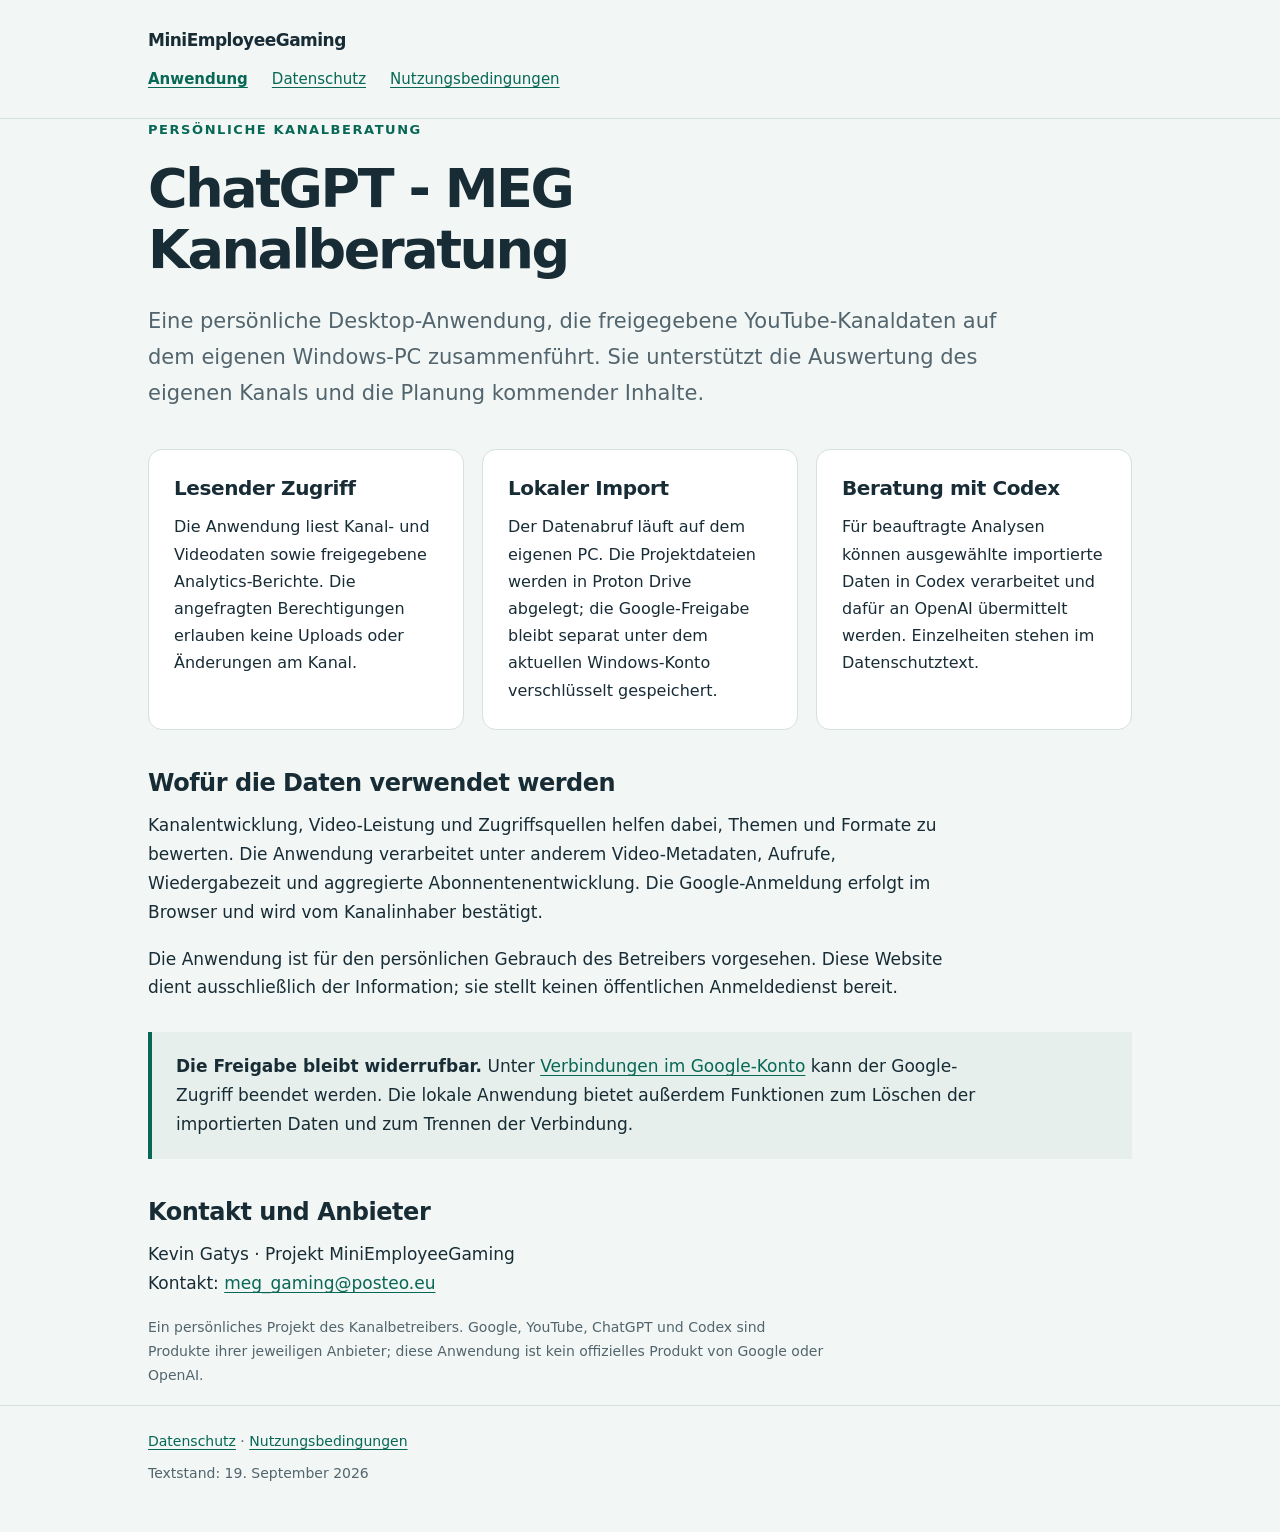
<file: index.html>
<!doctype html>
<html lang="de">
<head>
  <meta charset="utf-8">
  <meta name="viewport" content="width=device-width,initial-scale=1">
  <meta name="robots" content="noindex">
  <title>ChatGPT - MEG Kanalberatung · Informationen zur Anwendung</title>
  <meta name="description" content="Persönliche YouTube-Kanalberatung mit einem lokalen, lesenden Datenimport. Informationen zur Anwendung, Datenschutz und Nutzung.">
  <link rel="stylesheet" href="style.css">
</head>
<body>
  <header><div class="wrap">
    <a class="brand" href="index.html">MiniEmployeeGaming</a>
    <nav aria-label="Hauptnavigation"><a href="index.html" aria-current="page">Anwendung</a><a href="datenschutz.html">Datenschutz</a><a href="nutzung.html">Nutzungsbedingungen</a></nav>
  </div></header>
  <main class="wrap">
    <p class="eyebrow">Persönliche Kanalberatung</p>
    <h1>ChatGPT - MEG Kanalberatung</h1>
    <p class="intro">Eine persönliche Desktop-Anwendung, die freigegebene YouTube-Kanaldaten auf dem eigenen Windows-PC zusammenführt. Sie unterstützt die Auswertung des eigenen Kanals und die Planung kommender Inhalte.</p>
    <div class="grid">
      <section class="card"><h2>Lesender Zugriff</h2><p>Die Anwendung liest Kanal- und Videodaten sowie freigegebene Analytics-Berichte. Die angefragten Berechtigungen erlauben keine Uploads oder Änderungen am Kanal.</p></section>
      <section class="card"><h2>Lokaler Import</h2><p>Der Datenabruf läuft auf dem eigenen PC. Die Projektdateien werden in Proton Drive abgelegt; die Google-Freigabe bleibt separat unter dem aktuellen Windows-Konto verschlüsselt gespeichert.</p></section>
      <section class="card"><h2>Beratung mit Codex</h2><p>Für beauftragte Analysen können ausgewählte importierte Daten in Codex verarbeitet und dafür an OpenAI übermittelt werden. Einzelheiten stehen im Datenschutztext.</p></section>
    </div>
    <h2>Wofür die Daten verwendet werden</h2>
    <p>Kanalentwicklung, Video-Leistung und Zugriffsquellen helfen dabei, Themen und Formate zu bewerten. Die Anwendung verarbeitet unter anderem Video-Metadaten, Aufrufe, Wiedergabezeit und aggregierte Abonnentenentwicklung. Die Google-Anmeldung erfolgt im Browser und wird vom Kanalinhaber bestätigt.</p>
    <p>Die Anwendung ist für den persönlichen Gebrauch des Betreibers vorgesehen. Diese Website dient ausschließlich der Information; sie stellt keinen öffentlichen Anmeldedienst bereit.</p>
    <div class="callout"><p><strong>Die Freigabe bleibt widerrufbar.</strong> Unter <a href="https://myaccount.google.com/connections">Verbindungen im Google-Konto</a> kann der Google-Zugriff beendet werden. Die lokale Anwendung bietet außerdem Funktionen zum Löschen der importierten Daten und zum Trennen der Verbindung.</p></div>
    <h2>Kontakt und Anbieter</h2>
    <p>Kevin Gatys · Projekt MiniEmployeeGaming<br>Kontakt: <a href="mailto:meg_gaming@posteo.eu">meg_gaming@posteo.eu</a></p>
    <p class="meta">Ein persönliches Projekt des Kanalbetreibers. Google, YouTube, ChatGPT und Codex sind Produkte ihrer jeweiligen Anbieter; diese Anwendung ist kein offizielles Produkt von Google oder OpenAI.</p>
  </main>
  <footer><div class="wrap"><p><a href="datenschutz.html">Datenschutz</a> · <a href="nutzung.html">Nutzungsbedingungen</a></p><p>Textstand: 19. September 2026</p></div></footer>
</body>
</html>
</file>
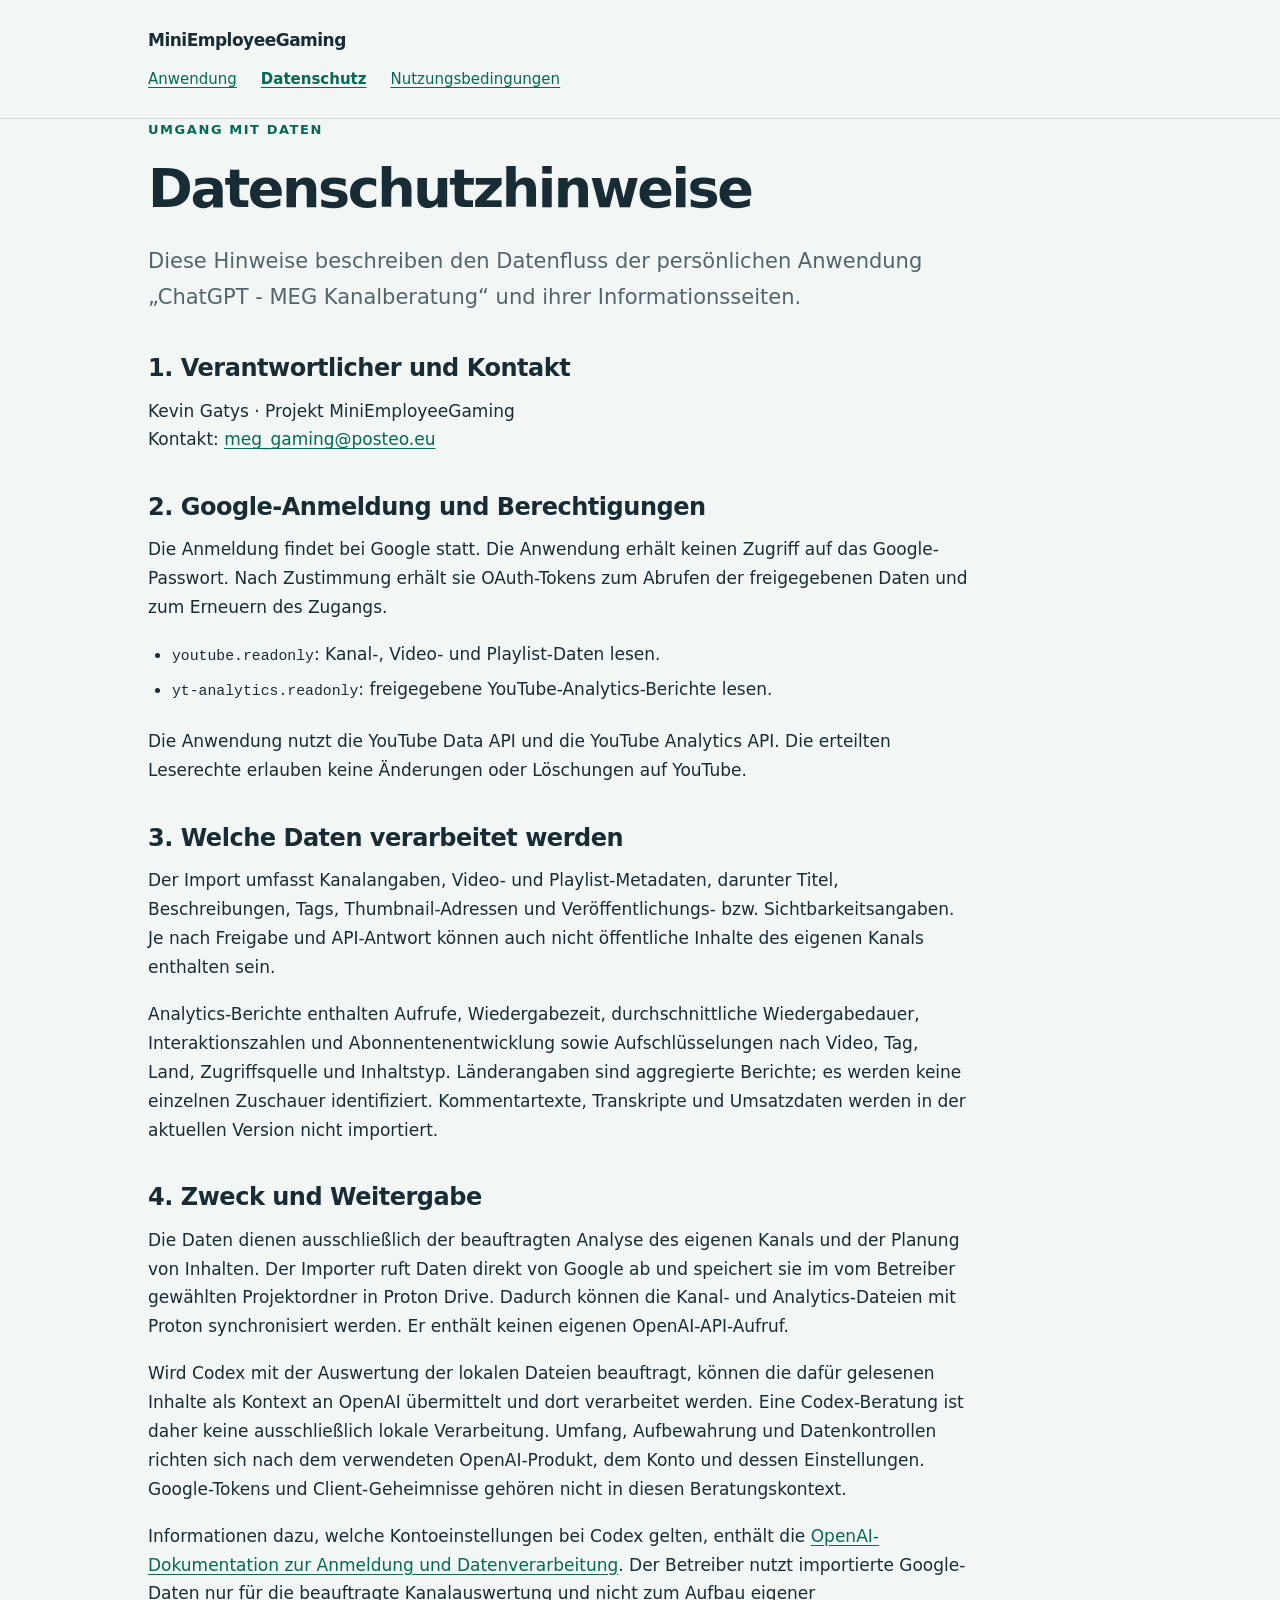
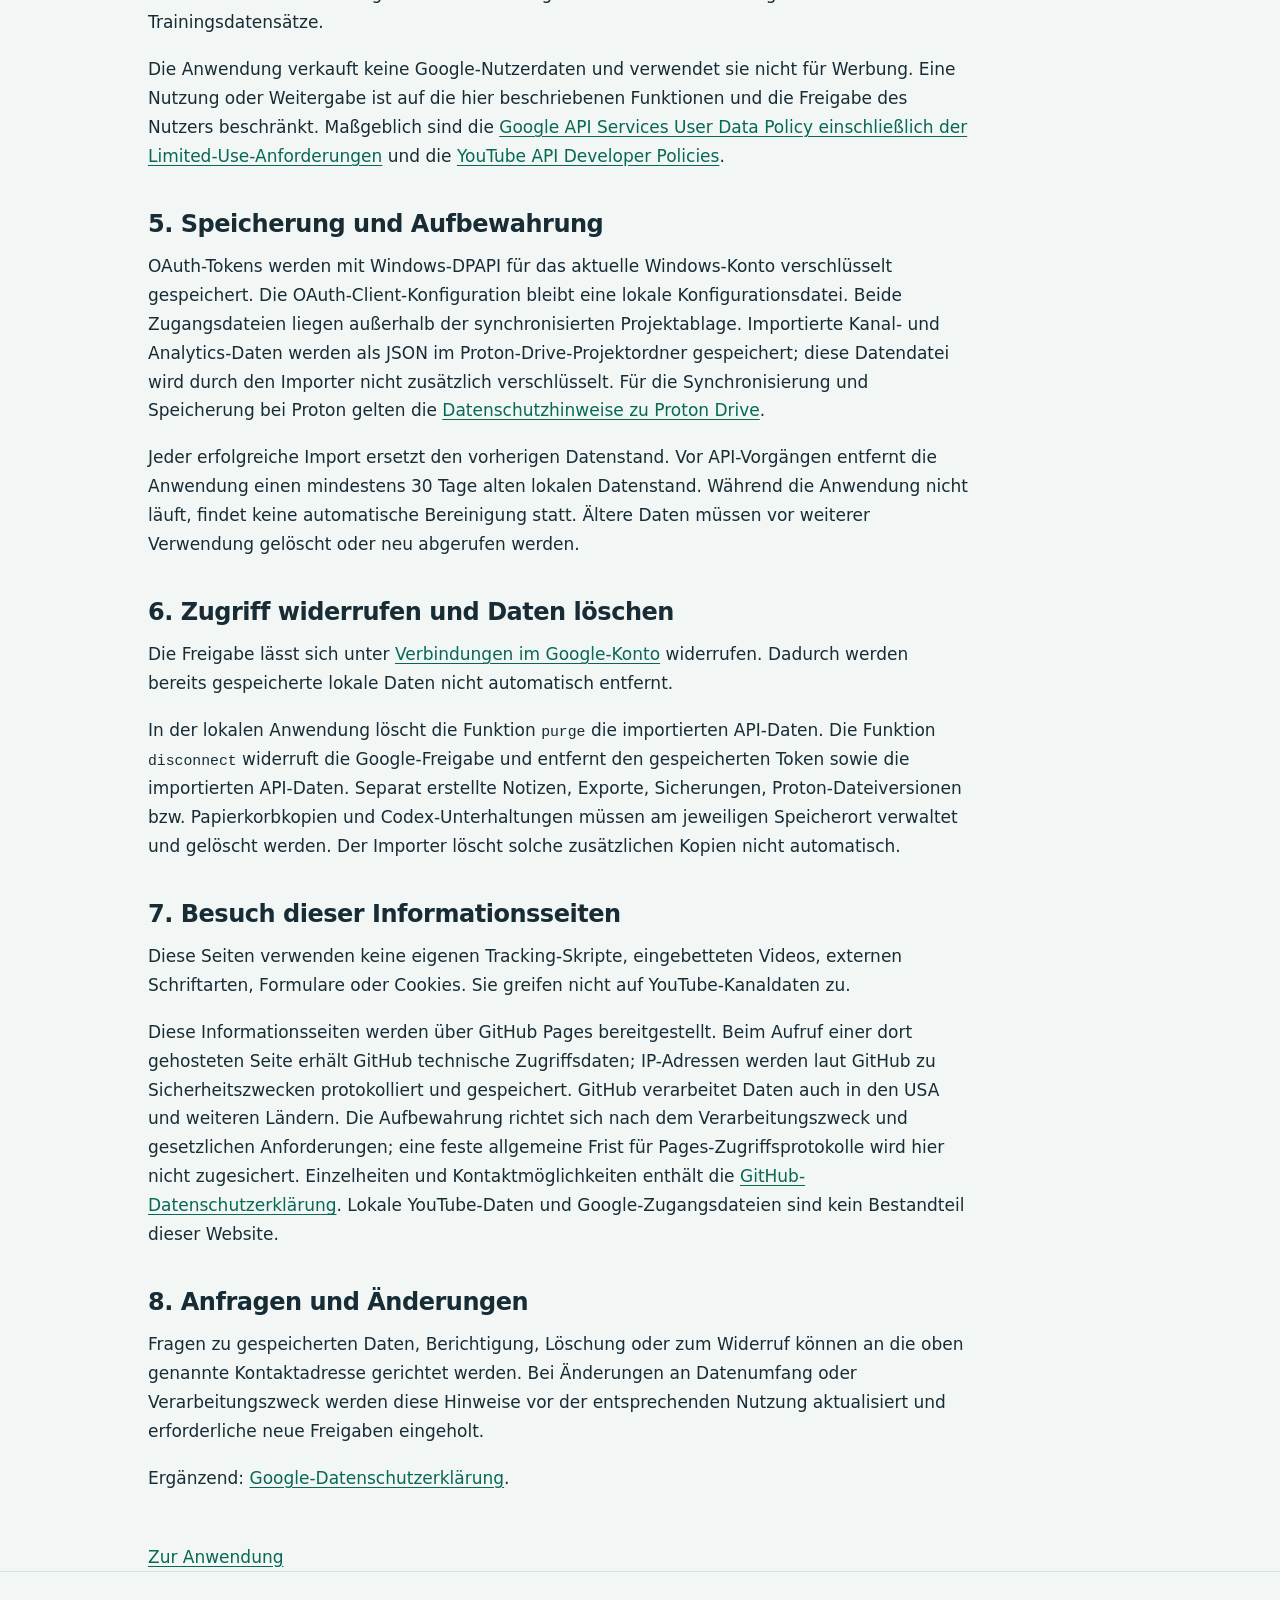
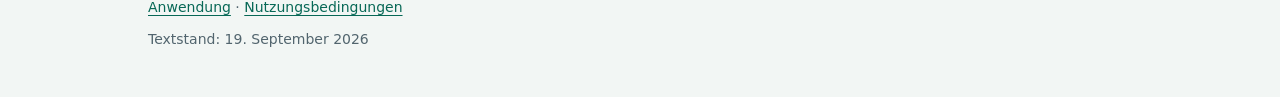
<file: datenschutz.html>
<!doctype html>
<html lang="de">
<head>
  <meta charset="utf-8"><meta name="viewport" content="width=device-width,initial-scale=1"><meta name="robots" content="noindex">
  <title>Datenschutz · ChatGPT - MEG Kanalberatung</title><link rel="stylesheet" href="style.css">
</head>
<body>
  <header><div class="wrap"><a class="brand" href="index.html">MiniEmployeeGaming</a><nav aria-label="Hauptnavigation"><a href="index.html">Anwendung</a><a href="datenschutz.html" aria-current="page">Datenschutz</a><a href="nutzung.html">Nutzungsbedingungen</a></nav></div></header>
  <main class="wrap">
    <p class="eyebrow">Umgang mit Daten</p><h1>Datenschutzhinweise</h1>
    <p class="intro">Diese Hinweise beschreiben den Datenfluss der persönlichen Anwendung „ChatGPT - MEG Kanalberatung“ und ihrer Informationsseiten.</p>
    <h2>1. Verantwortlicher und Kontakt</h2>
    <p>Kevin Gatys · Projekt MiniEmployeeGaming<br>Kontakt: <a href="mailto:meg_gaming@posteo.eu">meg_gaming@posteo.eu</a></p>
    <h2>2. Google-Anmeldung und Berechtigungen</h2>
    <p>Die Anmeldung findet bei Google statt. Die Anwendung erhält keinen Zugriff auf das Google-Passwort. Nach Zustimmung erhält sie OAuth-Tokens zum Abrufen der freigegebenen Daten und zum Erneuern des Zugangs.</p>
    <ul><li><code>youtube.readonly</code>: Kanal-, Video- und Playlist-Daten lesen.</li><li><code>yt-analytics.readonly</code>: freigegebene YouTube-Analytics-Berichte lesen.</li></ul>
    <p>Die Anwendung nutzt die YouTube Data API und die YouTube Analytics API. Die erteilten Leserechte erlauben keine Änderungen oder Löschungen auf YouTube.</p>
    <h2>3. Welche Daten verarbeitet werden</h2>
    <p>Der Import umfasst Kanalangaben, Video- und Playlist-Metadaten, darunter Titel, Beschreibungen, Tags, Thumbnail-Adressen und Veröffentlichungs- bzw. Sichtbarkeitsangaben. Je nach Freigabe und API-Antwort können auch nicht öffentliche Inhalte des eigenen Kanals enthalten sein.</p>
    <p>Analytics-Berichte enthalten Aufrufe, Wiedergabezeit, durchschnittliche Wiedergabedauer, Interaktionszahlen und Abonnentenentwicklung sowie Aufschlüsselungen nach Video, Tag, Land, Zugriffsquelle und Inhaltstyp. Länderangaben sind aggregierte Berichte; es werden keine einzelnen Zuschauer identifiziert. Kommentartexte, Transkripte und Umsatzdaten werden in der aktuellen Version nicht importiert.</p>
    <h2>4. Zweck und Weitergabe</h2>
    <p>Die Daten dienen ausschließlich der beauftragten Analyse des eigenen Kanals und der Planung von Inhalten. Der Importer ruft Daten direkt von Google ab und speichert sie im vom Betreiber gewählten Projektordner in Proton Drive. Dadurch können die Kanal- und Analytics-Dateien mit Proton synchronisiert werden. Er enthält keinen eigenen OpenAI-API-Aufruf.</p>
    <p>Wird Codex mit der Auswertung der lokalen Dateien beauftragt, können die dafür gelesenen Inhalte als Kontext an OpenAI übermittelt und dort verarbeitet werden. Eine Codex-Beratung ist daher keine ausschließlich lokale Verarbeitung. Umfang, Aufbewahrung und Datenkontrollen richten sich nach dem verwendeten OpenAI-Produkt, dem Konto und dessen Einstellungen. Google-Tokens und Client-Geheimnisse gehören nicht in diesen Beratungskontext.</p>
    <p>Informationen dazu, welche Kontoeinstellungen bei Codex gelten, enthält die <a href="https://learn.chatgpt.com/docs/auth">OpenAI-Dokumentation zur Anmeldung und Datenverarbeitung</a>. Der Betreiber nutzt importierte Google-Daten nur für die beauftragte Kanalauswertung und nicht zum Aufbau eigener Trainingsdatensätze.</p>
    <p>Die Anwendung verkauft keine Google-Nutzerdaten und verwendet sie nicht für Werbung. Eine Nutzung oder Weitergabe ist auf die hier beschriebenen Funktionen und die Freigabe des Nutzers beschränkt. Maßgeblich sind die <a href="https://developers.google.com/terms/api-services-user-data-policy">Google API Services User Data Policy einschließlich der Limited-Use-Anforderungen</a> und die <a href="https://developers.google.com/youtube/terms/developer-policies">YouTube API Developer Policies</a>.</p>
    <h2>5. Speicherung und Aufbewahrung</h2>
    <p>OAuth-Tokens werden mit Windows-DPAPI für das aktuelle Windows-Konto verschlüsselt gespeichert. Die OAuth-Client-Konfiguration bleibt eine lokale Konfigurationsdatei. Beide Zugangsdateien liegen außerhalb der synchronisierten Projektablage. Importierte Kanal- und Analytics-Daten werden als JSON im Proton-Drive-Projektordner gespeichert; diese Datendatei wird durch den Importer nicht zusätzlich verschlüsselt. Für die Synchronisierung und Speicherung bei Proton gelten die <a href="https://proton.me/drive/privacy-policy">Datenschutzhinweise zu Proton Drive</a>.</p>
    <p>Jeder erfolgreiche Import ersetzt den vorherigen Datenstand. Vor API-Vorgängen entfernt die Anwendung einen mindestens 30 Tage alten lokalen Datenstand. Während die Anwendung nicht läuft, findet keine automatische Bereinigung statt. Ältere Daten müssen vor weiterer Verwendung gelöscht oder neu abgerufen werden.</p>
    <h2>6. Zugriff widerrufen und Daten löschen</h2>
    <p>Die Freigabe lässt sich unter <a href="https://myaccount.google.com/connections">Verbindungen im Google-Konto</a> widerrufen. Dadurch werden bereits gespeicherte lokale Daten nicht automatisch entfernt.</p>
    <p>In der lokalen Anwendung löscht die Funktion <code>purge</code> die importierten API-Daten. Die Funktion <code>disconnect</code> widerruft die Google-Freigabe und entfernt den gespeicherten Token sowie die importierten API-Daten. Separat erstellte Notizen, Exporte, Sicherungen, Proton-Dateiversionen bzw. Papierkorbkopien und Codex-Unterhaltungen müssen am jeweiligen Speicherort verwaltet und gelöscht werden. Der Importer löscht solche zusätzlichen Kopien nicht automatisch.</p>
    <h2>7. Besuch dieser Informationsseiten</h2>
    <p>Diese Seiten verwenden keine eigenen Tracking-Skripte, eingebetteten Videos, externen Schriftarten, Formulare oder Cookies. Sie greifen nicht auf YouTube-Kanaldaten zu.</p>
    <p>Diese Informationsseiten werden über GitHub Pages bereitgestellt. Beim Aufruf einer dort gehosteten Seite erhält GitHub technische Zugriffsdaten; IP-Adressen werden laut GitHub zu Sicherheitszwecken protokolliert und gespeichert. GitHub verarbeitet Daten auch in den USA und weiteren Ländern. Die Aufbewahrung richtet sich nach dem Verarbeitungszweck und gesetzlichen Anforderungen; eine feste allgemeine Frist für Pages-Zugriffsprotokolle wird hier nicht zugesichert. Einzelheiten und Kontaktmöglichkeiten enthält die <a href="https://docs.github.com/en/site-policy/privacy-policies/github-general-privacy-statement">GitHub-Datenschutzerklärung</a>. Lokale YouTube-Daten und Google-Zugangsdateien sind kein Bestandteil dieser Website.</p>
    <h2>8. Anfragen und Änderungen</h2>
    <p>Fragen zu gespeicherten Daten, Berichtigung, Löschung oder zum Widerruf können an die oben genannte Kontaktadresse gerichtet werden. Bei Änderungen an Datenumfang oder Verarbeitungszweck werden diese Hinweise vor der entsprechenden Nutzung aktualisiert und erforderliche neue Freigaben eingeholt.</p>
    <p>Ergänzend: <a href="https://policies.google.com/privacy">Google-Datenschutzerklärung</a>.</p>
    <a class="back" href="index.html">Zur Anwendung</a>
  </main>
  <footer><div class="wrap"><p><a href="index.html">Anwendung</a> · <a href="nutzung.html">Nutzungsbedingungen</a></p><p>Textstand: 19. September 2026</p></div></footer>
</body>
</html>
</file>
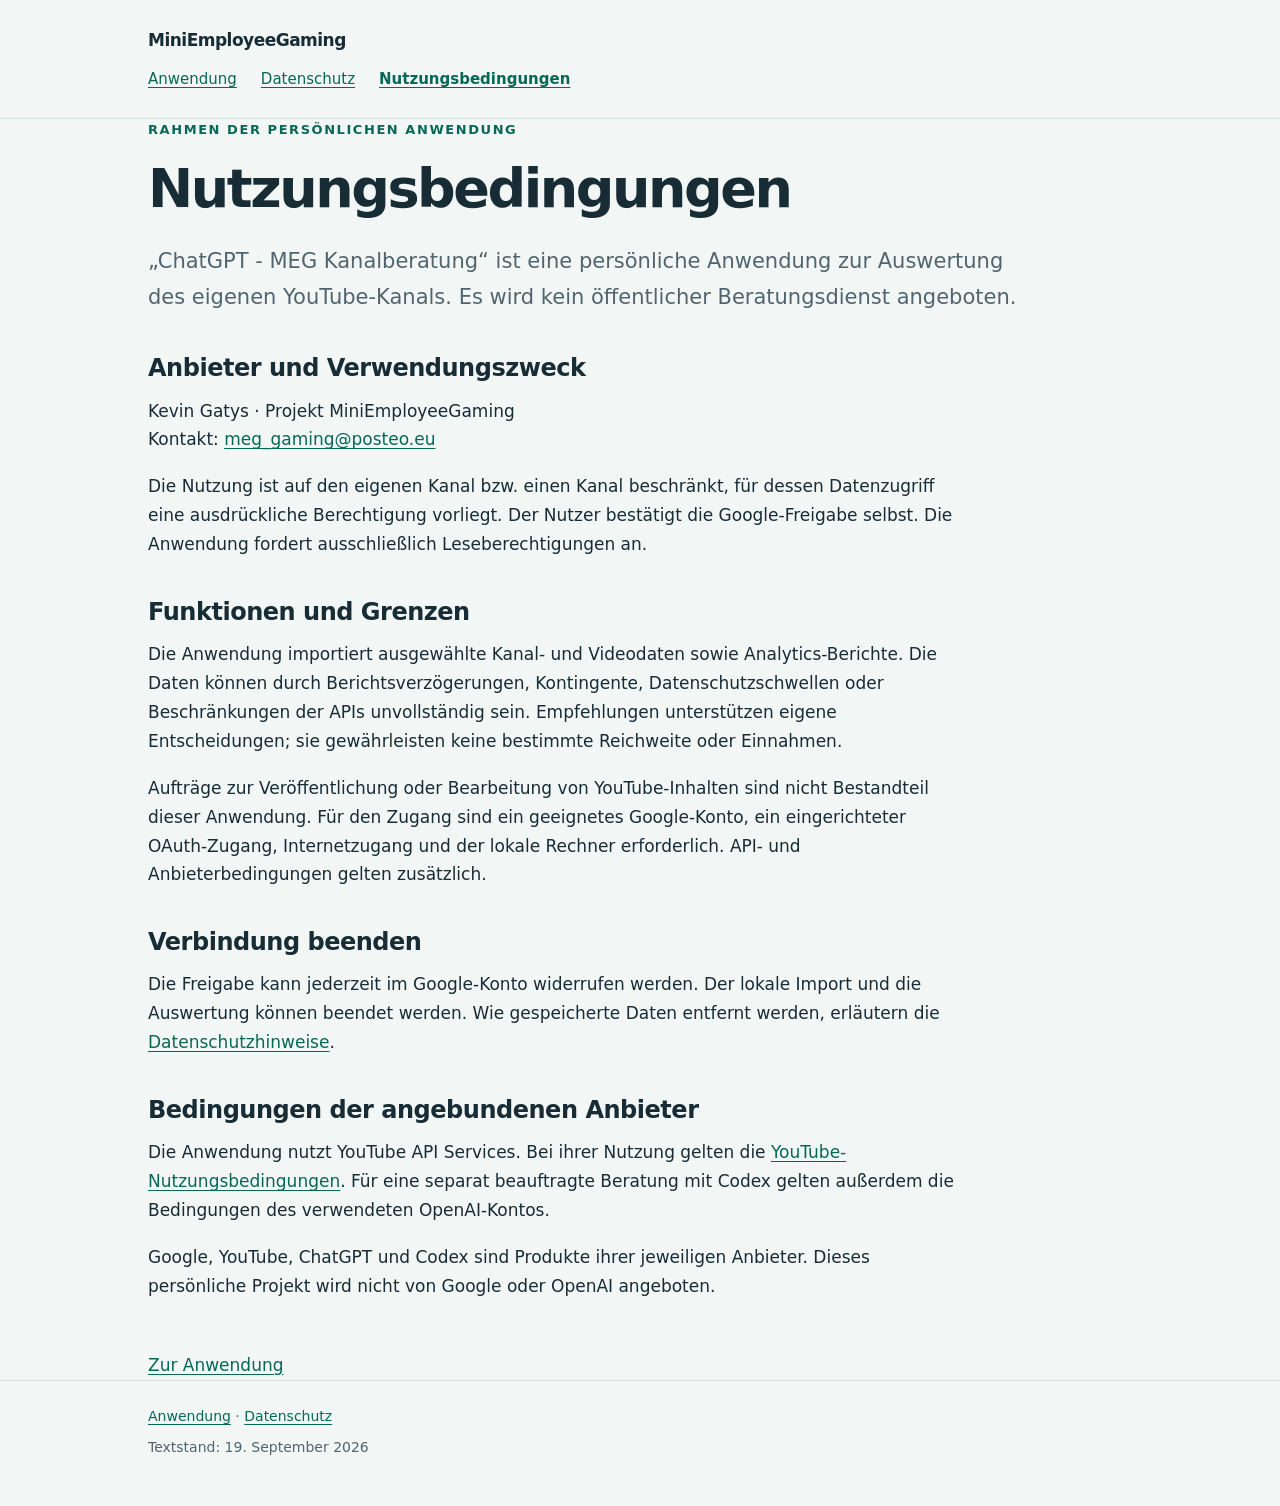
<file: nutzung.html>
<!doctype html>
<html lang="de">
<head>
  <meta charset="utf-8"><meta name="viewport" content="width=device-width,initial-scale=1"><meta name="robots" content="noindex">
  <title>Nutzungsbedingungen · ChatGPT - MEG Kanalberatung</title><link rel="stylesheet" href="style.css">
</head>
<body>
  <header><div class="wrap"><a class="brand" href="index.html">MiniEmployeeGaming</a><nav aria-label="Hauptnavigation"><a href="index.html">Anwendung</a><a href="datenschutz.html">Datenschutz</a><a href="nutzung.html" aria-current="page">Nutzungsbedingungen</a></nav></div></header>
  <main class="wrap">
    <p class="eyebrow">Rahmen der persönlichen Anwendung</p><h1>Nutzungsbedingungen</h1>
    <p class="intro">„ChatGPT - MEG Kanalberatung“ ist eine persönliche Anwendung zur Auswertung des eigenen YouTube-Kanals. Es wird kein öffentlicher Beratungsdienst angeboten.</p>
    <h2>Anbieter und Verwendungszweck</h2>
    <p>Kevin Gatys · Projekt MiniEmployeeGaming<br>Kontakt: <a href="mailto:meg_gaming@posteo.eu">meg_gaming@posteo.eu</a></p>
    <p>Die Nutzung ist auf den eigenen Kanal bzw. einen Kanal beschränkt, für dessen Datenzugriff eine ausdrückliche Berechtigung vorliegt. Der Nutzer bestätigt die Google-Freigabe selbst. Die Anwendung fordert ausschließlich Leseberechtigungen an.</p>
    <h2>Funktionen und Grenzen</h2>
    <p>Die Anwendung importiert ausgewählte Kanal- und Videodaten sowie Analytics-Berichte. Die Daten können durch Berichtsverzögerungen, Kontingente, Datenschutzschwellen oder Beschränkungen der APIs unvollständig sein. Empfehlungen unterstützen eigene Entscheidungen; sie gewährleisten keine bestimmte Reichweite oder Einnahmen.</p>
    <p>Aufträge zur Veröffentlichung oder Bearbeitung von YouTube-Inhalten sind nicht Bestandteil dieser Anwendung. Für den Zugang sind ein geeignetes Google-Konto, ein eingerichteter OAuth-Zugang, Internetzugang und der lokale Rechner erforderlich. API- und Anbieterbedingungen gelten zusätzlich.</p>
    <h2>Verbindung beenden</h2>
    <p>Die Freigabe kann jederzeit im Google-Konto widerrufen werden. Der lokale Import und die Auswertung können beendet werden. Wie gespeicherte Daten entfernt werden, erläutern die <a href="datenschutz.html">Datenschutzhinweise</a>.</p>
    <h2>Bedingungen der angebundenen Anbieter</h2>
    <p>Die Anwendung nutzt YouTube API Services. Bei ihrer Nutzung gelten die <a href="https://www.youtube.com/t/terms">YouTube-Nutzungsbedingungen</a>. Für eine separat beauftragte Beratung mit Codex gelten außerdem die Bedingungen des verwendeten OpenAI-Kontos.</p>
    <p>Google, YouTube, ChatGPT und Codex sind Produkte ihrer jeweiligen Anbieter. Dieses persönliche Projekt wird nicht von Google oder OpenAI angeboten.</p>
    <a class="back" href="index.html">Zur Anwendung</a>
  </main>
  <footer><div class="wrap"><p><a href="index.html">Anwendung</a> · <a href="datenschutz.html">Datenschutz</a></p><p>Textstand: 19. September 2026</p></div></footer>
</body>
</html>
</file>
<file: style.css>
:root{color-scheme:light;--ink:#182c36;--muted:#52656e;--accent:#076856;--line:#d5e1df;--paper:#fff;--bg:#f2f6f4}
*{box-sizing:border-box}body{margin:0;background:var(--bg);color:var(--ink);font:17px/1.7 system-ui,-apple-system,"Segoe UI",sans-serif}a{color:var(--accent);text-underline-offset:.2em}a:focus-visible{outline:3px solid #cb8c1d;outline-offset:5px}.wrap{max-width:1040px;margin:auto;padding:0 28px}.draft{margin:0;background:#fff0cc;color:#634705;text-align:center;padding:9px 20px;font-size:14px}header{padding:26px 0;border-bottom:1px solid var(--line)}.brand{font-weight:750;letter-spacing:-.03em;text-decoration:none;color:var(--ink)}nav{display:flex;gap:24px;flex-wrap:wrap;margin-top:12px;font-size:15px}nav [aria-current=page]{font-weight:700}main{padding-top:66px;padding-bottom:64px}.eyebrow{font-size:13px;letter-spacing:.12em;text-transform:uppercase;color:var(--accent);font-weight:750}h1{font-size:clamp(32px,5vw,54px);letter-spacing:-.045em;line-height:1.12;max-width:850px;margin:18px 0 24px}h2{font-size:24px;line-height:1.3;letter-spacing:-.02em;margin:38px 0 12px}p{max-width:76ch;margin:0 0 18px}.intro{font-size:21px;color:var(--muted);max-width:65ch}.grid{display:grid;grid-template-columns:repeat(3,1fr);gap:18px;margin:38px 0}.card{background:var(--paper);border:1px solid var(--line);border-radius:14px;padding:25px}.card h2{font-size:20px;margin:0 0 12px}.card p{font-size:16px;margin:0}.callout{border-left:4px solid var(--accent);padding:20px 24px;background:#e6efeb;margin:30px 0}.callout p:last-child{margin:0}.pending{background:#fff0cc;padding:3px 6px;border-radius:4px}ul,ol{padding-left:24px;max-width:76ch}li{padding-bottom:6px}code{font-size:.87em;overflow-wrap:anywhere}footer{border-top:1px solid var(--line);padding:24px 0 38px;color:var(--muted);font-size:14px}footer p{margin-bottom:8px}.meta{color:var(--muted);font-size:14px}.back{display:inline-block;margin-top:32px}@media(max-width:680px){.wrap{padding:0 20px}main{padding-top:38px}.grid{grid-template-columns:1fr}.intro{font-size:19px}nav{gap:16px}h2{font-size:22px}}
</file>
